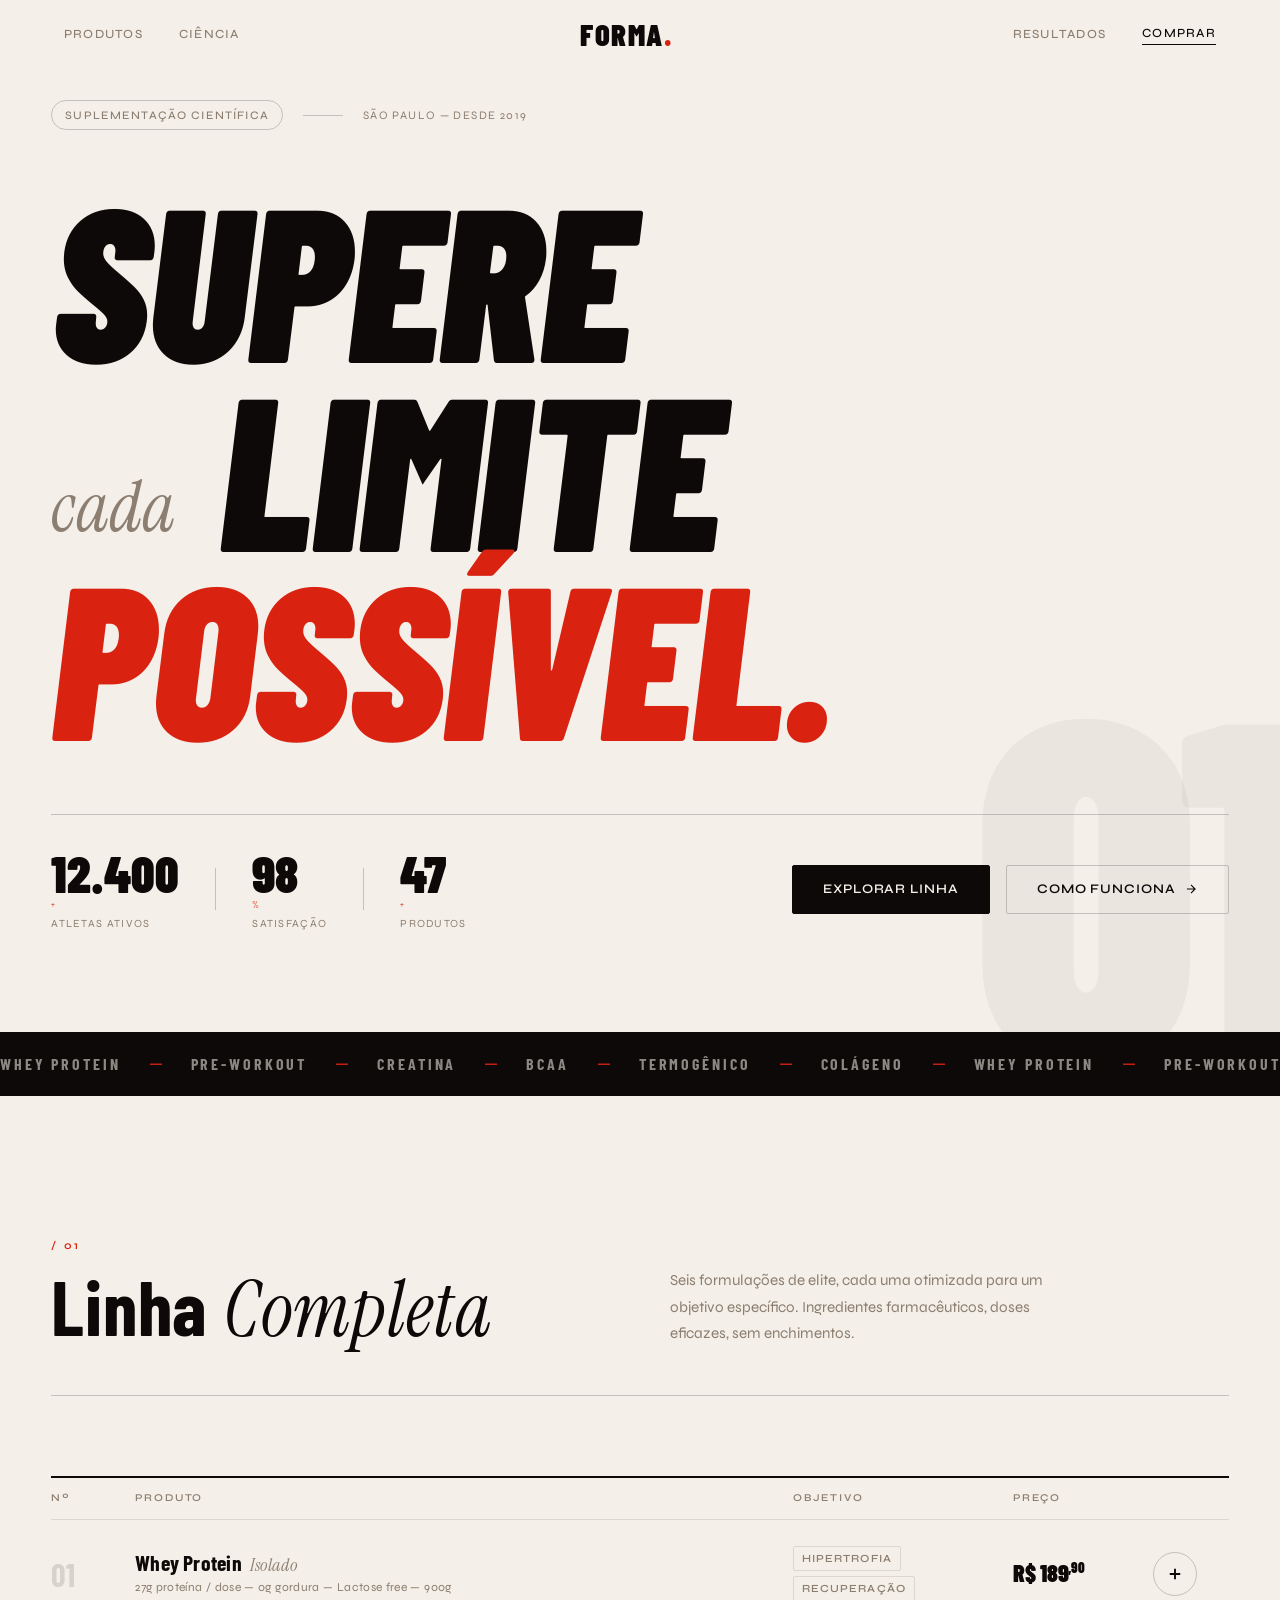
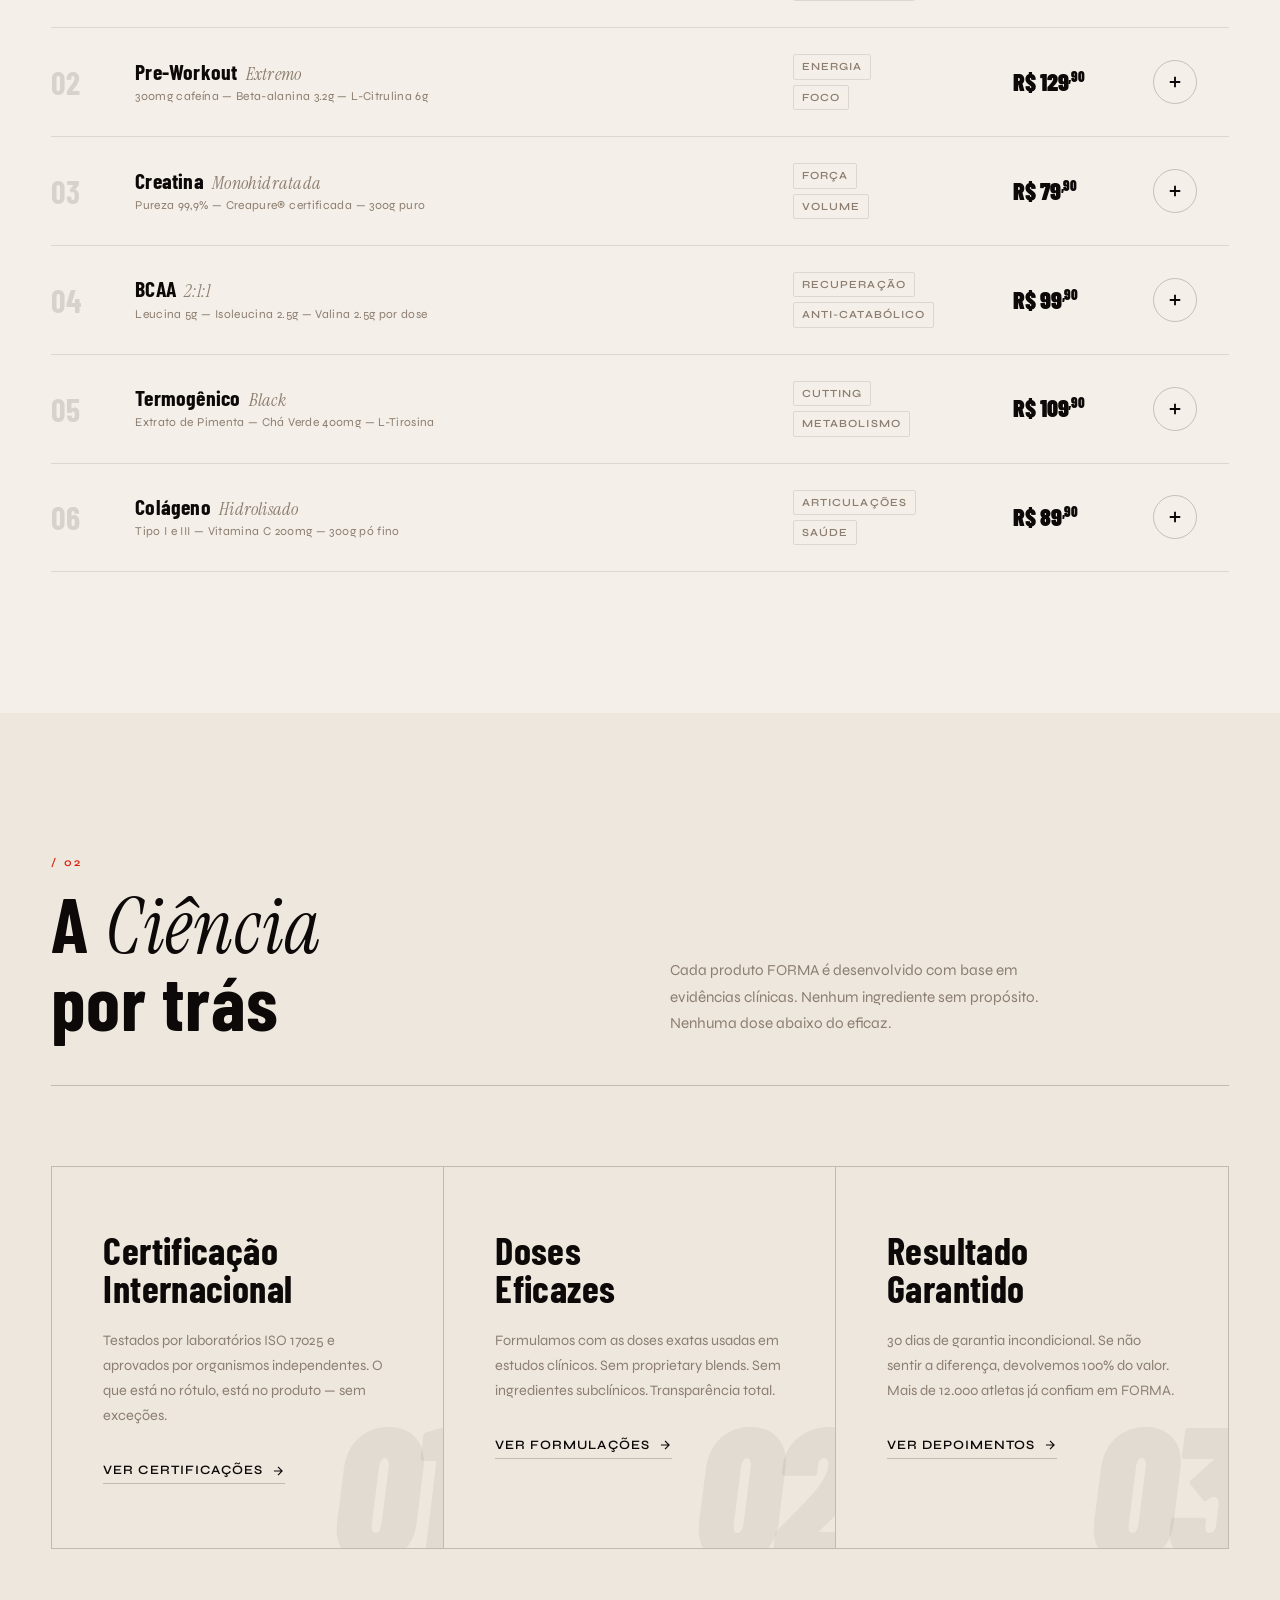
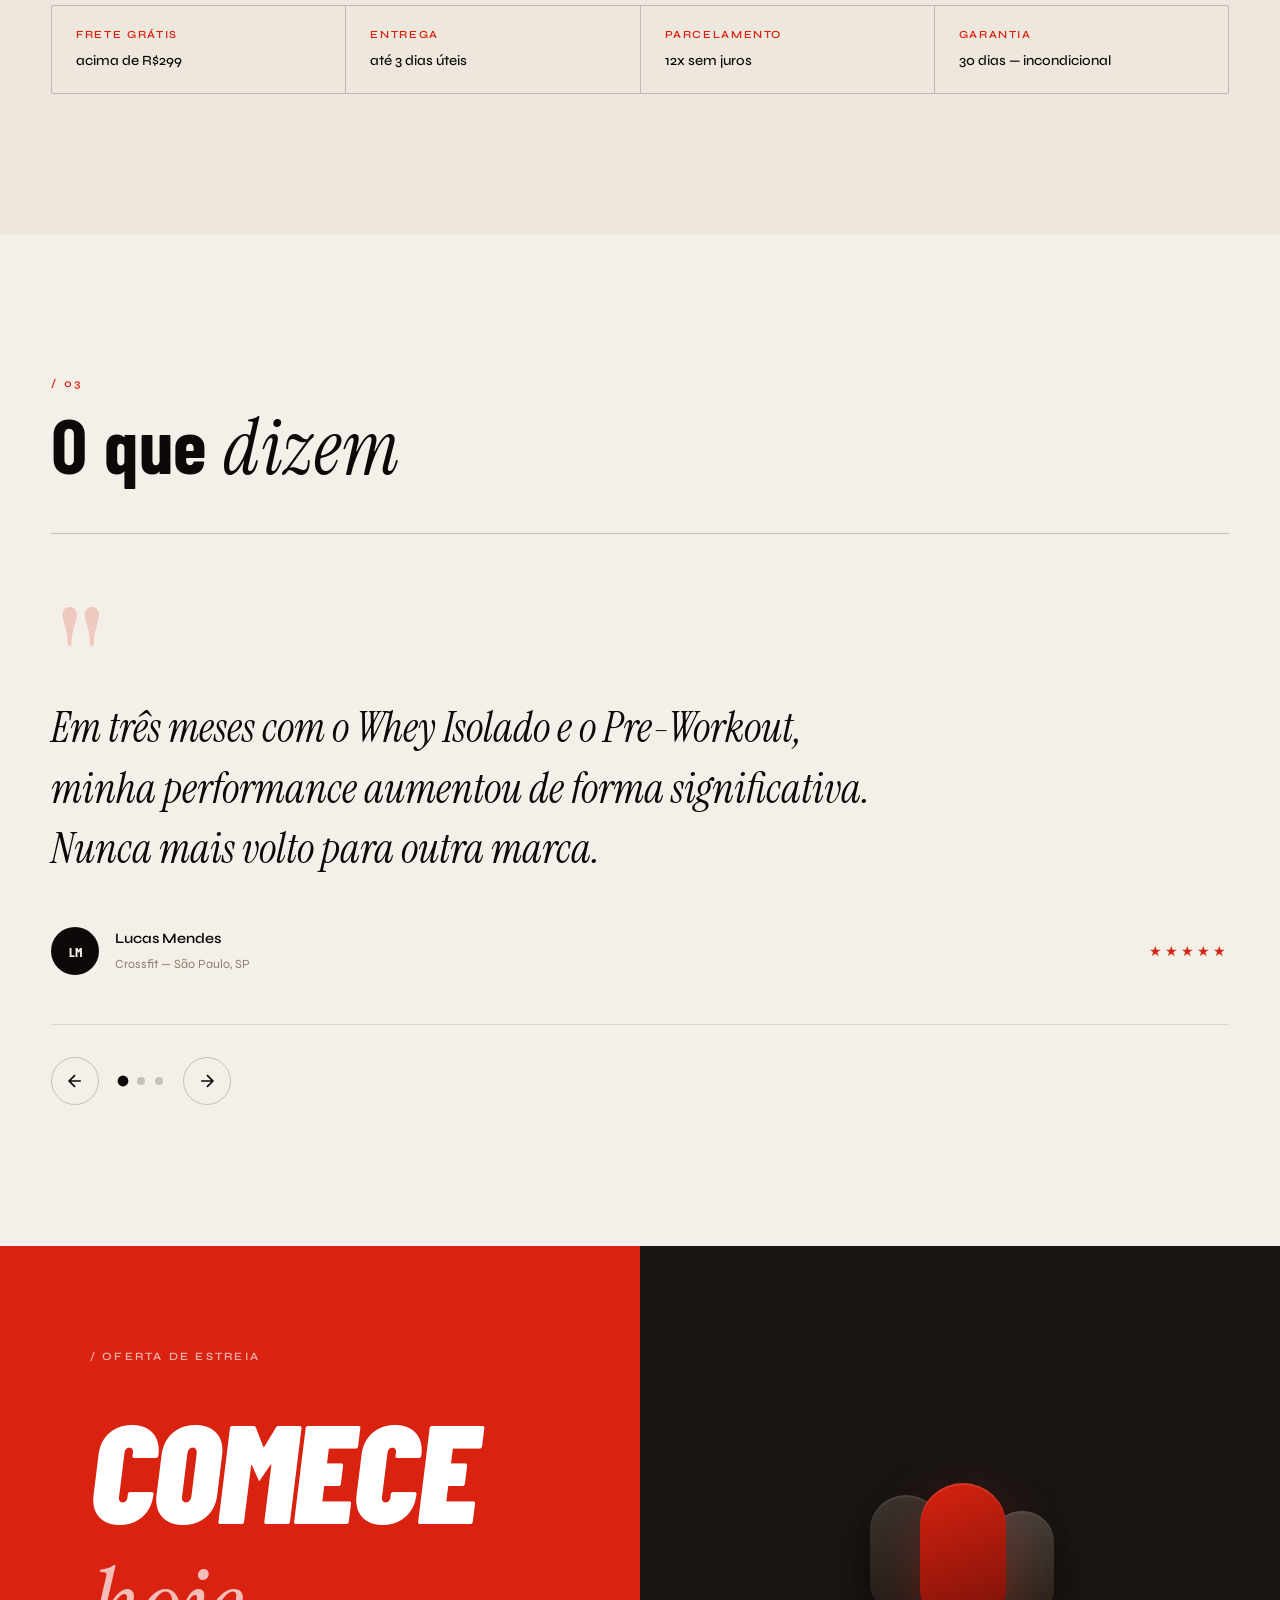
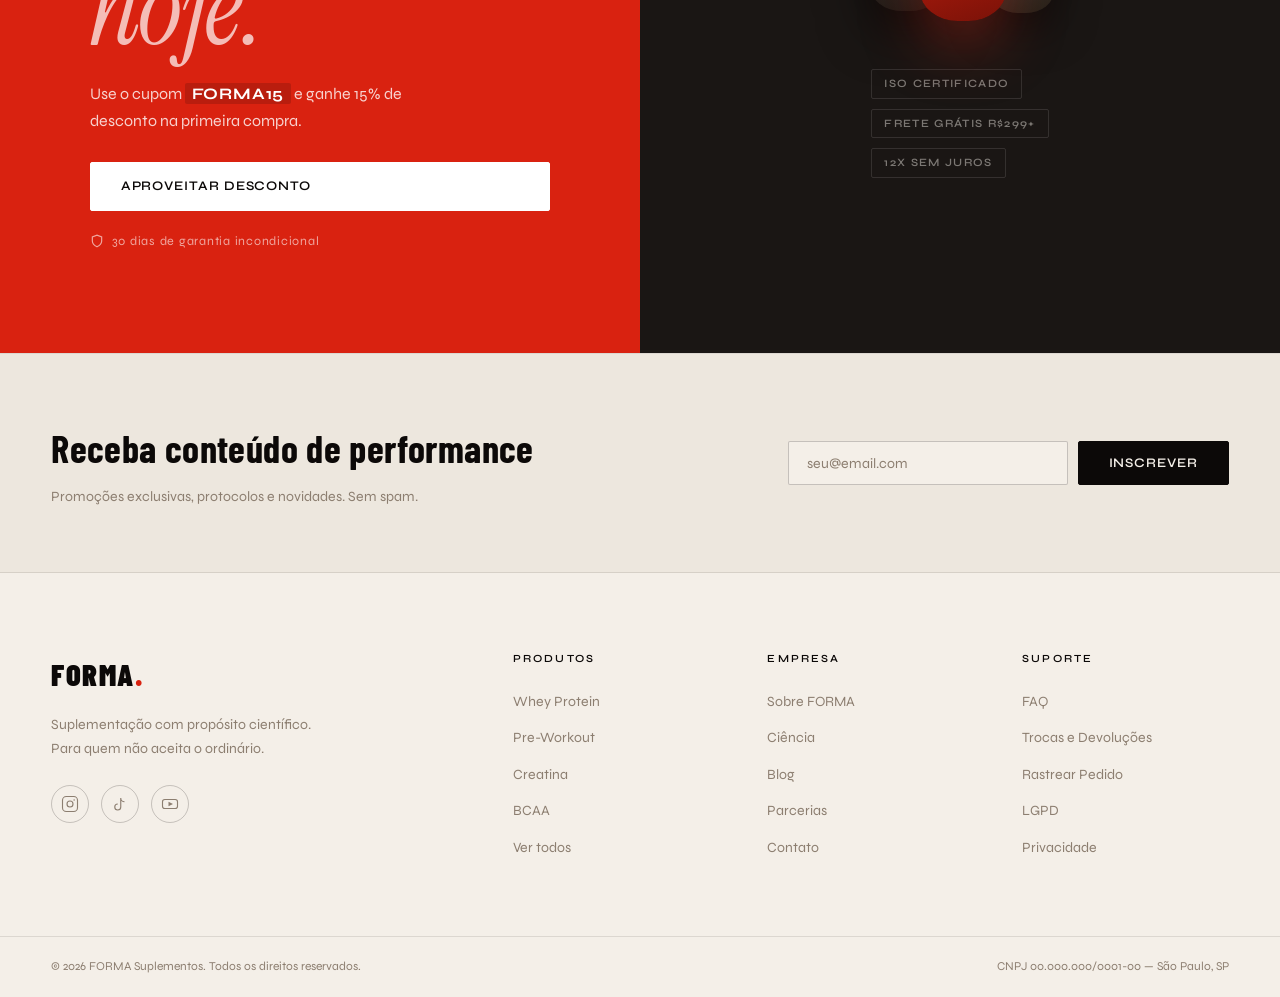
<file: loja de suplementos/index.html>
<!DOCTYPE html>
<html lang="pt-BR">
<head>
  <meta charset="UTF-8" />
  <meta name="viewport" content="width=device-width, initial-scale=1.0" />
  <title>FORMA — Suplementação Científica</title>
  <link rel="preconnect" href="https://fonts.googleapis.com" />
  <link rel="preconnect" href="https://fonts.gstatic.com" crossorigin />
  <link href="https://fonts.googleapis.com/css2?family=Barlow+Condensed:ital,wght@0,300;0,700;0,900;1,700;1,900&family=Instrument+Serif:ital@0;1&family=Syne:wght@400;500;600;700&display=swap" rel="stylesheet" />
  <link rel="stylesheet" href="style.css" />
</head>
<body>

  <!-- CURSOR -->
  <div class="cursor" id="cursor"></div>

  <!-- NAV: logo centralizado, links simétricos -->
  <header class="nav" id="nav">
    <div class="nav__inner">
      <nav class="nav__side nav__side--left">
        <a href="#produtos">Produtos</a>
        <a href="#ciencia">Ciência</a>
      </nav>
      <a href="#" class="nav__logo">FORMA<span>.</span></a>
      <nav class="nav__side nav__side--right">
        <a href="#depoimentos">Resultados</a>
        <a href="#produtos" class="nav__cta">Comprar</a>
      </nav>
      <button class="nav__toggle" id="navToggle" aria-label="Abrir menu">
        <span></span><span></span>
      </button>
    </div>
    <!-- mobile menu -->
    <div class="nav__mobile" id="navMobile">
      <a href="#produtos">Produtos</a>
      <a href="#ciencia">Ciência</a>
      <a href="#depoimentos">Resultados</a>
      <a href="#produtos" class="nav__cta">Comprar Agora</a>
    </div>
  </header>

  <!-- ═══════════════ HERO ═══════════════ -->
  <section class="hero" id="hero">
    <div class="hero__bg-num" aria-hidden="true">01</div>
    <div class="hero__inner container">

      <div class="hero__eyebrow reveal">
        <span class="pill">Suplementação Científica</span>
        <span class="eyebrow-rule"></span>
        <span class="eyebrow-note">São Paulo — Desde 2019</span>
      </div>

      <div class="hero__type">
        <div class="hero__line hl-1 reveal delay-1">SUPERE</div>
        <div class="hero__line hl-2 reveal delay-2">
          <em class="hl-serif">cada</em>
          <span class="hl-big">LIMITE</span>
        </div>
        <div class="hero__line hl-3 reveal delay-3">POSSÍVEL.</div>
      </div>

      <div class="hero__bar reveal delay-4">
        <div class="hero__bar-stats">
          <div class="hstat">
            <span class="hstat__num" data-target="12400">0</span><sup>+</sup>
            <span class="hstat__label">Atletas Ativos</span>
          </div>
          <div class="hstat__div"></div>
          <div class="hstat">
            <span class="hstat__num" data-target="98">0</span><sup>%</sup>
            <span class="hstat__label">Satisfação</span>
          </div>
          <div class="hstat__div"></div>
          <div class="hstat">
            <span class="hstat__num" data-target="47">0</span><sup>+</sup>
            <span class="hstat__label">Produtos</span>
          </div>
        </div>
        <div class="hero__bar-actions">
          <a href="#produtos" class="btn btn--dark">Explorar Linha</a>
          <a href="#ciencia" class="btn btn--ghost-dark">
            Como funciona
            <svg width="14" height="14" viewBox="0 0 24 24" fill="none" stroke="currentColor" stroke-width="2"><path d="M5 12h14M12 5l7 7-7 7"/></svg>
          </a>
        </div>
      </div>

    </div>
  </section>

  <!-- ═══════════════ MARQUEE ═══════════════ -->
  <div class="marquee" aria-hidden="true">
    <div class="marquee__track">
      <span>WHEY PROTEIN</span><b>—</b>
      <span>PRE-WORKOUT</span><b>—</b>
      <span>CREATINA</span><b>—</b>
      <span>BCAA</span><b>—</b>
      <span>TERMOGÊNICO</span><b>—</b>
      <span>COLÁGENO</span><b>—</b>
      <span>WHEY PROTEIN</span><b>—</b>
      <span>PRE-WORKOUT</span><b>—</b>
      <span>CREATINA</span><b>—</b>
      <span>BCAA</span><b>—</b>
      <span>TERMOGÊNICO</span><b>—</b>
      <span>COLÁGENO</span><b>—</b>
    </div>
  </div>

  <!-- ═══════════════ PRODUTOS ═══════════════ -->
  <section class="section produtos" id="produtos">
    <div class="container">
      <div class="section__header reveal">
        <div class="sh__left">
          <p class="sh__tag">/ 01</p>
          <h2 class="sh__title">Linha <em>Completa</em></h2>
        </div>
        <p class="sh__desc">Seis formulações de elite, cada uma otimizada para um objetivo específico. Ingredientes farmacêuticos, doses eficazes, sem enchimentos.</p>
      </div>

      <div class="plist">
        <div class="plist__head">
          <span>Nº</span>
          <span>Produto</span>
          <span>Objetivo</span>
          <span>Preço</span>
          <span></span>
        </div>

        <div class="prow reveal" data-delay="0">
          <span class="prow__num">01</span>
          <div class="prow__info">
            <h3 class="prow__name">Whey Protein <em>Isolado</em></h3>
            <p class="prow__spec">27g proteína / dose — 0g gordura — Lactose free — 900g</p>
          </div>
          <div class="prow__tags">
            <span>Hipertrofia</span>
            <span>Recuperação</span>
          </div>
          <span class="prow__price">R$&nbsp;189<sup>,90</sup></span>
          <button class="prow__btn" aria-label="Adicionar">
            <svg width="18" height="18" viewBox="0 0 24 24" fill="none" stroke="currentColor" stroke-width="2.5"><path d="M12 5v14M5 12h14"/></svg>
          </button>
        </div>

        <div class="prow reveal" data-delay="60">
          <span class="prow__num">02</span>
          <div class="prow__info">
            <h3 class="prow__name">Pre-Workout <em>Extremo</em></h3>
            <p class="prow__spec">300mg cafeína — Beta-alanina 3.2g — L-Citrulina 6g</p>
          </div>
          <div class="prow__tags">
            <span>Energia</span>
            <span>Foco</span>
          </div>
          <span class="prow__price">R$&nbsp;129<sup>,90</sup></span>
          <button class="prow__btn" aria-label="Adicionar">
            <svg width="18" height="18" viewBox="0 0 24 24" fill="none" stroke="currentColor" stroke-width="2.5"><path d="M12 5v14M5 12h14"/></svg>
          </button>
        </div>

        <div class="prow reveal" data-delay="120">
          <span class="prow__num">03</span>
          <div class="prow__info">
            <h3 class="prow__name">Creatina <em>Monohidratada</em></h3>
            <p class="prow__spec">Pureza 99,9% — Creapure® certificada — 300g puro</p>
          </div>
          <div class="prow__tags">
            <span>Força</span>
            <span>Volume</span>
          </div>
          <span class="prow__price">R$&nbsp;79<sup>,90</sup></span>
          <button class="prow__btn" aria-label="Adicionar">
            <svg width="18" height="18" viewBox="0 0 24 24" fill="none" stroke="currentColor" stroke-width="2.5"><path d="M12 5v14M5 12h14"/></svg>
          </button>
        </div>

        <div class="prow reveal" data-delay="180">
          <span class="prow__num">04</span>
          <div class="prow__info">
            <h3 class="prow__name">BCAA <em>2:1:1</em></h3>
            <p class="prow__spec">Leucina 5g — Isoleucina 2.5g — Valina 2.5g por dose</p>
          </div>
          <div class="prow__tags">
            <span>Recuperação</span>
            <span>Anti-catabólico</span>
          </div>
          <span class="prow__price">R$&nbsp;99<sup>,90</sup></span>
          <button class="prow__btn" aria-label="Adicionar">
            <svg width="18" height="18" viewBox="0 0 24 24" fill="none" stroke="currentColor" stroke-width="2.5"><path d="M12 5v14M5 12h14"/></svg>
          </button>
        </div>

        <div class="prow reveal" data-delay="240">
          <span class="prow__num">05</span>
          <div class="prow__info">
            <h3 class="prow__name">Termogênico <em>Black</em></h3>
            <p class="prow__spec">Extrato de Pimenta — Chá Verde 400mg — L-Tirosina</p>
          </div>
          <div class="prow__tags">
            <span>Cutting</span>
            <span>Metabolismo</span>
          </div>
          <span class="prow__price">R$&nbsp;109<sup>,90</sup></span>
          <button class="prow__btn" aria-label="Adicionar">
            <svg width="18" height="18" viewBox="0 0 24 24" fill="none" stroke="currentColor" stroke-width="2.5"><path d="M12 5v14M5 12h14"/></svg>
          </button>
        </div>

        <div class="prow reveal" data-delay="300">
          <span class="prow__num">06</span>
          <div class="prow__info">
            <h3 class="prow__name">Colágeno <em>Hidrolisado</em></h3>
            <p class="prow__spec">Tipo I e III — Vitamina C 200mg — 300g pó fino</p>
          </div>
          <div class="prow__tags">
            <span>Articulações</span>
            <span>Saúde</span>
          </div>
          <span class="prow__price">R$&nbsp;89<sup>,90</sup></span>
          <button class="prow__btn" aria-label="Adicionar">
            <svg width="18" height="18" viewBox="0 0 24 24" fill="none" stroke="currentColor" stroke-width="2.5"><path d="M12 5v14M5 12h14"/></svg>
          </button>
        </div>
      </div>
    </div>
  </section>

  <!-- ═══════════════ CIÊNCIA / BENEFÍCIOS ═══════════════ -->
  <section class="section ciencia" id="ciencia">
    <div class="container">
      <div class="section__header reveal">
        <div class="sh__left">
          <p class="sh__tag">/ 02</p>
          <h2 class="sh__title">A <em>Ciência</em><br>por trás</h2>
        </div>
        <p class="sh__desc">Cada produto FORMA é desenvolvido com base em evidências clínicas. Nenhum ingrediente sem propósito. Nenhuma dose abaixo do eficaz.</p>
      </div>

      <div class="bens">
        <div class="ben reveal" data-delay="0">
          <div class="ben__bgnum" aria-hidden="true">01</div>
          <div class="ben__content">
            <h3 class="ben__title">Certificação<br>Internacional</h3>
            <p class="ben__text">Testados por laboratórios ISO 17025 e aprovados por organismos independentes. O que está no rótulo, está no produto — sem exceções.</p>
            <a href="#" class="link-arrow">Ver certificações <svg width="14" height="14" viewBox="0 0 24 24" fill="none" stroke="currentColor" stroke-width="2"><path d="M5 12h14M12 5l7 7-7 7"/></svg></a>
          </div>
        </div>
        <div class="ben reveal" data-delay="150">
          <div class="ben__bgnum" aria-hidden="true">02</div>
          <div class="ben__content">
            <h3 class="ben__title">Doses<br>Eficazes</h3>
            <p class="ben__text">Formulamos com as doses exatas usadas em estudos clínicos. Sem proprietary blends. Sem ingredientes subclínicos. Transparência total.</p>
            <a href="#" class="link-arrow">Ver formulações <svg width="14" height="14" viewBox="0 0 24 24" fill="none" stroke="currentColor" stroke-width="2"><path d="M5 12h14M12 5l7 7-7 7"/></svg></a>
          </div>
        </div>
        <div class="ben reveal" data-delay="300">
          <div class="ben__bgnum" aria-hidden="true">03</div>
          <div class="ben__content">
            <h3 class="ben__title">Resultado<br>Garantido</h3>
            <p class="ben__text">30 dias de garantia incondicional. Se não sentir a diferença, devolvemos 100% do valor. Mais de 12.000 atletas já confiam em FORMA.</p>
            <a href="#" class="link-arrow">Ver depoimentos <svg width="14" height="14" viewBox="0 0 24 24" fill="none" stroke="currentColor" stroke-width="2"><path d="M5 12h14M12 5l7 7-7 7"/></svg></a>
          </div>
        </div>
      </div>

      <div class="logistics reveal">
        <div class="log-item">
          <span class="log-item__label">Frete grátis</span>
          <span class="log-item__value">acima de R$299</span>
        </div>
        <div class="log-div"></div>
        <div class="log-item">
          <span class="log-item__label">Entrega</span>
          <span class="log-item__value">até 3 dias úteis</span>
        </div>
        <div class="log-div"></div>
        <div class="log-item">
          <span class="log-item__label">Parcelamento</span>
          <span class="log-item__value">12x sem juros</span>
        </div>
        <div class="log-div"></div>
        <div class="log-item">
          <span class="log-item__label">Garantia</span>
          <span class="log-item__value">30 dias — incondicional</span>
        </div>
      </div>
    </div>
  </section>

  <!-- ═══════════════ DEPOIMENTOS ═══════════════ -->
  <section class="section depos" id="depoimentos">
    <div class="container">
      <div class="section__header reveal">
        <div class="sh__left">
          <p class="sh__tag">/ 03</p>
          <h2 class="sh__title">O que <em>dizem</em></h2>
        </div>
      </div>

      <div class="ts reveal">
        <div class="ts__stage" id="tsStage">

          <div class="ts__item ts__item--active" data-idx="0">
            <p class="ts__bigmark" aria-hidden="true">"</p>
            <blockquote class="ts__quote">Em três meses com o Whey Isolado e o Pre-Workout, minha performance aumentou de forma significativa. Nunca mais volto para outra marca.</blockquote>
            <footer class="ts__foot">
              <div class="ts__avatar" data-i="LM"></div>
              <div>
                <strong>Lucas Mendes</strong>
                <span>Crossfit — São Paulo, SP</span>
              </div>
              <div class="ts__stars" aria-label="5 estrelas">★★★★★</div>
            </footer>
          </div>

          <div class="ts__item" data-idx="1">
            <p class="ts__bigmark" aria-hidden="true">"</p>
            <blockquote class="ts__quote">A Creatina FORMA mudou minha força máxima. Subiu 22% em quatro meses. O que me convenceu foi a transparência — Creapure certificada, sem misturas.</blockquote>
            <footer class="ts__foot">
              <div class="ts__avatar" data-i="PF"></div>
              <div>
                <strong>Priscila Faria</strong>
                <span>Powerlifting — Rio de Janeiro, RJ</span>
              </div>
              <div class="ts__stars" aria-label="5 estrelas">★★★★★</div>
            </footer>
          </div>

          <div class="ts__item" data-idx="2">
            <p class="ts__bigmark" aria-hidden="true">"</p>
            <blockquote class="ts__quote">O Termogênico Black é o único que realmente funciona sem me deixar ansioso. Perdi 8kg em 60 dias mantendo toda a massa. Isso não tem preço.</blockquote>
            <footer class="ts__foot">
              <div class="ts__avatar" data-i="RC"></div>
              <div>
                <strong>Rafael Costa</strong>
                <span>Fisiculturismo — Belo Horizonte, MG</span>
              </div>
              <div class="ts__stars" aria-label="5 estrelas">★★★★★</div>
            </footer>
          </div>

        </div>

        <div class="ts__nav">
          <button class="ts__arrow" id="tsPrev" aria-label="Anterior">
            <svg width="20" height="20" viewBox="0 0 24 24" fill="none" stroke="currentColor" stroke-width="2"><path d="M19 12H5M12 19l-7-7 7-7"/></svg>
          </button>
          <div class="ts__dots" id="tsDots">
            <button class="ts__dot ts__dot--active" data-idx="0" aria-label="Depoimento 1"></button>
            <button class="ts__dot" data-idx="1" aria-label="Depoimento 2"></button>
            <button class="ts__dot" data-idx="2" aria-label="Depoimento 3"></button>
          </div>
          <button class="ts__arrow" id="tsNext" aria-label="Próximo">
            <svg width="20" height="20" viewBox="0 0 24 24" fill="none" stroke="currentColor" stroke-width="2"><path d="M5 12h14M12 5l7 7-7 7"/></svg>
          </button>
        </div>
      </div>
    </div>
  </section>

  <!-- ═══════════════ CTA SPLIT ═══════════════ -->
  <section class="cta-split reveal">
    <div class="cta-split__left">
      <p class="sh__tag sh__tag--white">/ Oferta de Estreia</p>
      <h2 class="cta-split__title">
        COMECE<br>
        <em>hoje.</em>
      </h2>
      <p class="cta-split__sub">Use o cupom <strong>FORMA15</strong> e ganhe 15% de desconto na primeira compra.</p>
      <a href="#produtos" class="btn btn--white">Aproveitar Desconto</a>
      <p class="cta-split__guarantee">
        <svg width="14" height="14" viewBox="0 0 24 24" fill="none" stroke="currentColor" stroke-width="2"><path d="M12 22s8-4 8-10V5l-8-3-8 3v7c0 6 8 10 8 10z"/></svg>
        30 dias de garantia incondicional
      </p>
    </div>
    <div class="cta-split__right">
      <div class="cta-split__visual">
        <div class="can can--back"></div>
        <div class="can can--mid"></div>
        <div class="can can--front"></div>
      </div>
      <div class="cta-split__badges">
        <span class="badge">ISO Certificado</span>
        <span class="badge">Frete Grátis R$299+</span>
        <span class="badge">12x Sem Juros</span>
      </div>
    </div>
  </section>

  <!-- ═══════════════ FOOTER ═══════════════ -->
  <footer class="footer">
    <!-- Newsletter bar -->
    <div class="footer__nl">
      <div class="container">
        <div class="footer__nl-inner">
          <div>
            <h3 class="footer__nl-title">Receba conteúdo de performance</h3>
            <p>Promoções exclusivas, protocolos e novidades. Sem spam.</p>
          </div>
          <form class="footer__nl-form" id="nlForm">
            <input type="email" placeholder="seu@email.com" required />
            <button type="submit" class="btn btn--dark">Inscrever</button>
          </form>
        </div>
      </div>
    </div>

    <!-- Links -->
    <div class="footer__main">
      <div class="container">
        <div class="footer__grid">
          <div class="footer__brand">
            <a href="#" class="nav__logo">FORMA<span>.</span></a>
            <p>Suplementação com propósito científico. Para quem não aceita o ordinário.</p>
            <div class="footer__social">
              <a href="#" aria-label="Instagram">
                <svg width="18" height="18" viewBox="0 0 24 24" fill="none" stroke="currentColor" stroke-width="1.5"><rect x="2" y="2" width="20" height="20" rx="5"/><circle cx="12" cy="12" r="4"/><circle cx="17.5" cy="6.5" r="1" fill="currentColor" stroke="none"/></svg>
              </a>
              <a href="#" aria-label="TikTok">
                <svg width="18" height="18" viewBox="0 0 24 24" fill="none" stroke="currentColor" stroke-width="1.5"><path d="M9 12a4 4 0 1 0 4 4V4a5 5 0 0 0 5 5"/></svg>
              </a>
              <a href="#" aria-label="YouTube">
                <svg width="18" height="18" viewBox="0 0 24 24" fill="none" stroke="currentColor" stroke-width="1.5"><rect x="2" y="6" width="20" height="12" rx="3"/><polygon points="10,9 16,12 10,15" fill="currentColor" stroke="none"/></svg>
              </a>
            </div>
          </div>
          <div class="footer__col">
            <h4>Produtos</h4>
            <ul>
              <li><a href="#">Whey Protein</a></li>
              <li><a href="#">Pre-Workout</a></li>
              <li><a href="#">Creatina</a></li>
              <li><a href="#">BCAA</a></li>
              <li><a href="#">Ver todos</a></li>
            </ul>
          </div>
          <div class="footer__col">
            <h4>Empresa</h4>
            <ul>
              <li><a href="#">Sobre FORMA</a></li>
              <li><a href="#">Ciência</a></li>
              <li><a href="#">Blog</a></li>
              <li><a href="#">Parcerias</a></li>
              <li><a href="#">Contato</a></li>
            </ul>
          </div>
          <div class="footer__col">
            <h4>Suporte</h4>
            <ul>
              <li><a href="#">FAQ</a></li>
              <li><a href="#">Trocas e Devoluções</a></li>
              <li><a href="#">Rastrear Pedido</a></li>
              <li><a href="#">LGPD</a></li>
              <li><a href="#">Privacidade</a></li>
            </ul>
          </div>
        </div>
      </div>
    </div>

    <div class="footer__bottom">
      <div class="container">
        <p>&copy; 2026 FORMA Suplementos. Todos os direitos reservados.</p>
        <p>CNPJ 00.000.000/0001-00 — São Paulo, SP</p>
      </div>
    </div>
  </footer>

  <script src="script.js"></script>
</body>
</html>
</file>
<file: loja de suplementos/style.css>
/* ══════════════════════════════════════════
   FORMA — Suplementação Científica
   Editorial × Clínico × Performance
══════════════════════════════════════════ */

/* ─── RESET ─── */
*, *::before, *::after { box-sizing: border-box; margin: 0; padding: 0; }
html { scroll-behavior: smooth; -webkit-font-smoothing: antialiased; }

/* ─── TOKENS ─── */
:root {
  --paper:   #F4EFE8;
  --paper-2: #EDE7DE;
  --ink:     #0C0908;
  --ink-2:   #1A1614;
  --red:     #D92210;
  --red-dk:  #A81A0A;
  --muted:   #8C7E70;
  --border:  rgba(12, 9, 8, 0.1);
  --border-strong: rgba(12, 9, 8, 0.2);

  --f-display: 'Barlow Condensed', sans-serif;
  --f-serif:   'Instrument Serif', serif;
  --f-ui:      'Syne', sans-serif;

  --ease: cubic-bezier(0.25, 0.46, 0.45, 0.94);
  --ease-in: cubic-bezier(0.55, 0.055, 0.675, 0.19);
}

/* ─── BASE ─── */
body {
  background: var(--paper);
  color: var(--ink);
  font-family: var(--f-ui);
  font-weight: 400;
  line-height: 1.6;
  overflow-x: hidden;
}

a { text-decoration: none; color: inherit; }
ul { list-style: none; }
em { font-style: italic; }
sup { font-size: 0.6em; vertical-align: super; }

::selection { background: var(--red); color: #fff; }

::-webkit-scrollbar { width: 5px; }
::-webkit-scrollbar-track { background: var(--paper); }
::-webkit-scrollbar-thumb { background: var(--ink); border-radius: 2px; }

/* ─── CURSOR ─── */
.cursor {
  display: none;
  position: fixed;
  width: 340px;
  height: 340px;
  border-radius: 50%;
  background: radial-gradient(circle, rgba(217,34,16,0.07) 0%, transparent 65%);
  pointer-events: none;
  z-index: 9999;
  transform: translate(-50%, -50%);
  transition: opacity 0.5s;
  opacity: 0;
}
@media (hover: hover) and (pointer: fine) {
  .cursor { display: block; }
}

/* ─── LAYOUT ─── */
.container {
  width: 92%;
  max-width: 1240px;
  margin: 0 auto;
}

.section {
  padding: clamp(80px, 11vw, 148px) 0;
}

/* ─── BUTTONS ─── */
.btn {
  display: inline-flex;
  align-items: center;
  gap: 8px;
  padding: 13px 30px;
  font-family: var(--f-ui);
  font-size: 0.82rem;
  font-weight: 600;
  letter-spacing: 0.07em;
  text-transform: uppercase;
  border: 1.5px solid transparent;
  border-radius: 2px;
  cursor: pointer;
  transition: background 0.22s var(--ease), color 0.22s, border-color 0.22s, transform 0.22s, box-shadow 0.22s;
}
.btn:hover { transform: translateY(-2px); }

.btn--dark {
  background: var(--ink);
  color: var(--paper);
  border-color: var(--ink);
}
.btn--dark:hover {
  background: var(--ink-2);
  box-shadow: 0 8px 28px rgba(12,9,8,0.25);
}

.btn--ghost-dark {
  background: transparent;
  color: var(--ink);
  border-color: var(--border-strong);
}
.btn--ghost-dark:hover {
  border-color: var(--ink);
}

.btn--white {
  background: #fff;
  color: var(--ink);
  border-color: #fff;
}
.btn--white:hover {
  background: var(--paper);
  box-shadow: 0 8px 28px rgba(0,0,0,0.15);
}

/* ─── REVEAL ─── */
.reveal {
  opacity: 0;
  transform: translateY(36px);
  transition: opacity 0.75s var(--ease), transform 0.75s var(--ease);
}
.reveal.delay-1 { transition-delay: 0.08s; }
.reveal.delay-2 { transition-delay: 0.18s; }
.reveal.delay-3 { transition-delay: 0.3s; }
.reveal.delay-4 { transition-delay: 0.45s; }
.reveal.visible { opacity: 1; transform: none; }

/* ─── PILL / LABELS ─── */
.pill {
  display: inline-block;
  padding: 5px 13px;
  border: 1px solid var(--border-strong);
  border-radius: 100px;
  font-size: 0.72rem;
  font-weight: 500;
  letter-spacing: 0.1em;
  text-transform: uppercase;
  color: var(--muted);
}

.sh__tag {
  font-size: 0.7rem;
  font-weight: 600;
  letter-spacing: 0.2em;
  text-transform: uppercase;
  color: var(--red);
  margin-bottom: 14px;
}
.sh__tag--white { color: rgba(255,255,255,0.65); }

.sh__title {
  font-family: var(--f-display);
  font-weight: 700;
  font-size: clamp(2.8rem, 6vw, 5.5rem);
  line-height: 0.95;
  letter-spacing: 0.01em;
}
.sh__title em {
  font-family: var(--f-serif);
  font-weight: 400;
  font-style: italic;
}

.link-arrow {
  display: inline-flex;
  align-items: center;
  gap: 8px;
  font-size: 0.8rem;
  font-weight: 600;
  letter-spacing: 0.08em;
  text-transform: uppercase;
  color: var(--ink);
  padding-bottom: 2px;
  border-bottom: 1px solid var(--border-strong);
  transition: color 0.2s, border-color 0.2s, gap 0.2s;
}
.link-arrow:hover {
  color: var(--red);
  border-color: var(--red);
  gap: 12px;
}

/* ────────────────────────────────────────
   NAV
──────────────────────────────────────── */
.nav {
  position: fixed;
  top: 0; left: 0; right: 0;
  z-index: 100;
  transition: background 0.4s, border-color 0.4s;
  border-bottom: 1px solid transparent;
}
.nav.scrolled {
  background: rgba(244, 239, 232, 0.94);
  backdrop-filter: blur(20px);
  -webkit-backdrop-filter: blur(20px);
  border-bottom-color: var(--border);
}
.nav__inner {
  display: flex;
  align-items: center;
  justify-content: space-between;
  height: 68px;
  padding: 0 5%;
  max-width: 1400px;
  margin: 0 auto;
}

.nav__logo {
  font-family: var(--f-display);
  font-weight: 900;
  font-size: 1.9rem;
  letter-spacing: 0.05em;
  color: var(--ink);
  text-transform: uppercase;
}
.nav__logo span { color: var(--red); }

.nav__side {
  display: flex;
  align-items: center;
  gap: 36px;
}
.nav__side a {
  font-size: 0.78rem;
  font-weight: 500;
  letter-spacing: 0.1em;
  text-transform: uppercase;
  color: var(--muted);
  transition: color 0.2s;
}
.nav__side a:hover { color: var(--ink); }
.nav__cta {
  color: var(--ink) !important;
  border-bottom: 1.5px solid var(--ink);
  padding-bottom: 1px;
  transition: color 0.2s, border-color 0.2s !important;
}
.nav__cta:hover {
  color: var(--red) !important;
  border-color: var(--red) !important;
}

.nav__toggle {
  display: none;
  flex-direction: column;
  gap: 7px;
  background: none;
  border: none;
  cursor: pointer;
  padding: 4px;
}
.nav__toggle span {
  display: block;
  width: 26px;
  height: 1.5px;
  background: var(--ink);
  transition: var(--ease) 0.3s;
}
.nav__toggle.open span:nth-child(1) { transform: translateY(8.5px) rotate(45deg); }
.nav__toggle.open span:nth-child(2) { transform: translateY(-8.5px) rotate(-45deg); }

.nav__mobile {
  display: none;
  position: fixed;
  top: 0; right: -100%;
  width: min(320px, 88vw);
  height: 100dvh;
  background: var(--paper);
  border-left: 1px solid var(--border);
  flex-direction: column;
  gap: 0;
  padding: 96px 40px 40px;
  transition: right 0.4s var(--ease);
  z-index: 99;
}
.nav__mobile.open { right: 0; }
.nav__mobile a {
  padding: 18px 0;
  font-size: 1.1rem;
  font-weight: 500;
  letter-spacing: 0.08em;
  text-transform: uppercase;
  color: var(--ink);
  border-bottom: 1px solid var(--border);
  transition: color 0.2s;
}
.nav__mobile a:hover { color: var(--red); }
.nav__mobile .nav__cta {
  border-bottom: none;
  margin-top: 28px;
  background: var(--ink);
  color: var(--paper) !important;
  padding: 14px 24px;
  border-radius: 2px;
  text-align: center;
  display: block;
  font-size: 0.85rem;
}

/* ────────────────────────────────────────
   HERO
──────────────────────────────────────── */
.hero {
  min-height: 100svh;
  display: flex;
  align-items: flex-end;
  padding: 100px 0 0;
  position: relative;
  overflow: hidden;
}

.hero__bg-num {
  position: absolute;
  right: -2%;
  bottom: -8%;
  font-family: var(--f-display);
  font-weight: 900;
  font-size: clamp(18rem, 38vw, 42rem);
  line-height: 1;
  color: rgba(12, 9, 8, 0.04);
  pointer-events: none;
  user-select: none;
  letter-spacing: -0.04em;
}

.hero__inner {
  width: 92%;
  max-width: 1240px;
  margin: 0 auto;
  padding-bottom: clamp(56px, 8vw, 100px);
  position: relative;
  z-index: 1;
}

.hero__eyebrow {
  display: flex;
  align-items: center;
  gap: 20px;
  margin-bottom: clamp(32px, 4vw, 56px);
}
.eyebrow-rule {
  display: block;
  flex: 0 0 40px;
  height: 1px;
  background: var(--border-strong);
}
.eyebrow-note {
  font-size: 0.72rem;
  font-weight: 400;
  letter-spacing: 0.12em;
  text-transform: uppercase;
  color: var(--muted);
}

.hero__type { margin-bottom: clamp(40px, 5vw, 72px); }

.hero__line {
  font-family: var(--f-display);
  font-weight: 900;
  font-style: italic;
  font-size: clamp(5.5rem, 17vw, 17rem);
  line-height: 0.87;
  letter-spacing: -0.01em;
  color: var(--ink);
  display: block;
}

.hl-2 {
  display: flex;
  align-items: flex-end;
  gap: 0.2em;
}
.hl-serif {
  font-family: var(--f-serif);
  font-weight: 400;
  font-style: italic;
  font-size: 0.32em;
  color: var(--muted);
  margin-bottom: 0.2em;
  line-height: 1.1;
  letter-spacing: 0;
}
.hl-big {
  font-family: var(--f-display);
  font-weight: 900;
  font-style: italic;
}

.hl-3 { color: var(--red); }

/* stats bar */
.hero__bar {
  display: flex;
  align-items: center;
  justify-content: space-between;
  gap: 32px;
  padding-top: 32px;
  border-top: 1px solid var(--border-strong);
  flex-wrap: wrap;
}
.hero__bar-stats {
  display: flex;
  align-items: center;
  gap: 36px;
}
.hstat {
  display: flex;
  flex-direction: column;
}
.hstat__num {
  font-family: var(--f-display);
  font-weight: 900;
  font-size: clamp(2rem, 4vw, 3.2rem);
  line-height: 1;
  color: var(--ink);
}
.hstat sup {
  font-family: var(--f-display);
  font-size: 0.55em;
  color: var(--red);
  vertical-align: super;
}
.hstat__label {
  font-size: 0.68rem;
  font-weight: 400;
  letter-spacing: 0.12em;
  text-transform: uppercase;
  color: var(--muted);
  margin-top: 3px;
}
.hstat__div {
  width: 1px;
  height: 42px;
  background: var(--border-strong);
  flex-shrink: 0;
}
.hero__bar-actions {
  display: flex;
  align-items: center;
  gap: 16px;
  flex-wrap: wrap;
}

/* ────────────────────────────────────────
   MARQUEE (dark strip)
──────────────────────────────────────── */
.marquee {
  background: var(--ink);
  padding: 18px 0;
  overflow: hidden;
}
.marquee__track {
  display: flex;
  align-items: center;
  gap: 28px;
  width: max-content;
  animation: marquee 28s linear infinite;
}
.marquee__track span {
  font-family: var(--f-display);
  font-weight: 700;
  font-size: 1rem;
  letter-spacing: 0.18em;
  color: rgba(244, 239, 232, 0.55);
  white-space: nowrap;
  text-transform: uppercase;
}
.marquee__track b {
  font-weight: 300;
  color: var(--red);
  font-size: 1.1rem;
}
@keyframes marquee {
  from { transform: translateX(0); }
  to   { transform: translateX(-50%); }
}

/* ────────────────────────────────────────
   SECTION HEADER
──────────────────────────────────────── */
.section__header {
  display: grid;
  grid-template-columns: 1fr 1fr;
  gap: 40px 60px;
  align-items: end;
  margin-bottom: clamp(48px, 7vw, 80px);
  padding-bottom: clamp(32px, 4vw, 48px);
  border-bottom: 1px solid var(--border-strong);
}
.sh__left { grid-column: 1; }
.sh__desc {
  font-size: 0.95rem;
  color: var(--muted);
  line-height: 1.75;
  max-width: 400px;
  align-self: end;
}

/* ────────────────────────────────────────
   PRODUTOS (lista editorial)
──────────────────────────────────────── */
.produtos { background: var(--paper); }

.plist {
  border-top: 2px solid var(--ink);
}
.plist__head {
  display: grid;
  grid-template-columns: 64px 1fr 200px 120px 60px;
  padding: 12px 16px 12px 0;
  border-bottom: 1px solid var(--border);
  font-size: 0.65rem;
  font-weight: 600;
  letter-spacing: 0.18em;
  text-transform: uppercase;
  color: var(--muted);
  gap: 20px;
}

.prow {
  display: grid;
  grid-template-columns: 64px 1fr 200px 120px 60px;
  align-items: center;
  gap: 20px;
  padding: 26px 16px 26px 0;
  border-bottom: 1px solid var(--border);
  position: relative;
  transition: background 0.25s;
  cursor: default;
}
.prow::before {
  content: '';
  position: absolute;
  left: -5%;
  top: 0; bottom: 0;
  width: 2px;
  background: var(--red);
  opacity: 0;
  transform: scaleY(0.4);
  transform-origin: center;
  transition: opacity 0.25s, transform 0.25s var(--ease);
}
.prow:hover { background: rgba(12, 9, 8, 0.025); }
.prow:hover::before { opacity: 1; transform: scaleY(1); }

.prow__num {
  font-family: var(--f-display);
  font-weight: 700;
  font-size: 2rem;
  color: rgba(12,9,8,0.12);
  line-height: 1;
  transition: color 0.25s;
  letter-spacing: -0.02em;
}
.prow:hover .prow__num { color: var(--red); }

.prow__name {
  font-family: var(--f-display);
  font-weight: 700;
  font-size: 1.35rem;
  letter-spacing: 0.01em;
  color: var(--ink);
  line-height: 1.1;
  margin-bottom: 4px;
}
.prow__name em {
  font-family: var(--f-serif);
  font-weight: 400;
  font-style: italic;
  font-size: 0.85em;
  color: var(--muted);
  margin-left: 4px;
}
.prow__spec {
  font-size: 0.75rem;
  color: var(--muted);
  letter-spacing: 0.03em;
  line-height: 1.4;
}

.prow__tags {
  display: flex;
  flex-direction: column;
  gap: 5px;
}
.prow__tags span {
  font-size: 0.68rem;
  font-weight: 600;
  letter-spacing: 0.1em;
  text-transform: uppercase;
  color: var(--muted);
  padding: 3px 8px;
  border: 1px solid var(--border);
  border-radius: 2px;
  width: fit-content;
  transition: border-color 0.2s, color 0.2s;
}
.prow:hover .prow__tags span {
  border-color: rgba(217,34,16,0.3);
  color: var(--red);
}

.prow__price {
  font-family: var(--f-display);
  font-weight: 900;
  font-size: 1.5rem;
  color: var(--ink);
  letter-spacing: -0.01em;
  white-space: nowrap;
}

.prow__btn {
  width: 44px;
  height: 44px;
  border-radius: 50%;
  border: 1.5px solid var(--border-strong);
  background: transparent;
  display: flex;
  align-items: center;
  justify-content: center;
  cursor: pointer;
  color: var(--ink);
  transition: background 0.22s, border-color 0.22s, color 0.22s, transform 0.22s;
  flex-shrink: 0;
}
.prow__btn:hover {
  background: var(--red);
  border-color: var(--red);
  color: #fff;
  transform: scale(1.1);
}
.prow__btn.added {
  background: var(--ink);
  border-color: var(--ink);
  color: var(--paper);
}

/* ────────────────────────────────────────
   CIÊNCIA / BENEFÍCIOS
──────────────────────────────────────── */
.ciencia { background: var(--paper-2); }

.bens {
  display: grid;
  grid-template-columns: repeat(3, 1fr);
  border: 1px solid var(--border-strong);
  margin-bottom: 56px;
}

.ben {
  padding: clamp(40px, 5vw, 64px) clamp(28px, 4vw, 52px);
  position: relative;
  overflow: hidden;
  border-right: 1px solid var(--border-strong);
  transition: background 0.3s;
}
.ben:last-child { border-right: none; }
.ben:hover { background: rgba(244, 239, 232, 0.6); }

.ben__bgnum {
  position: absolute;
  bottom: -0.18em;
  right: -0.08em;
  font-family: var(--f-display);
  font-weight: 900;
  font-style: italic;
  font-size: clamp(8rem, 15vw, 14rem);
  line-height: 1;
  color: rgba(12, 9, 8, 0.05);
  pointer-events: none;
  user-select: none;
  letter-spacing: -0.04em;
}

.ben__content { position: relative; z-index: 1; }

.ben__title {
  font-family: var(--f-display);
  font-weight: 700;
  font-size: clamp(1.9rem, 3vw, 2.8rem);
  line-height: 1;
  color: var(--ink);
  letter-spacing: 0.01em;
  margin-bottom: 20px;
}

.ben__text {
  font-size: 0.9rem;
  color: var(--muted);
  line-height: 1.75;
  margin-bottom: 28px;
}

/* logistics strip */
.logistics {
  display: flex;
  align-items: center;
  border: 1px solid var(--border-strong);
  border-radius: 2px;
  overflow: hidden;
}
.log-item {
  flex: 1;
  padding: 20px 24px;
  transition: background 0.2s;
}
.log-item:hover { background: rgba(12,9,8,0.03); }
.log-item__label {
  display: block;
  font-size: 0.68rem;
  font-weight: 600;
  letter-spacing: 0.15em;
  text-transform: uppercase;
  color: var(--red);
  margin-bottom: 4px;
}
.log-item__value {
  font-size: 0.88rem;
  font-weight: 500;
  color: var(--ink);
}
.log-div {
  width: 1px;
  align-self: stretch;
  background: var(--border-strong);
  flex-shrink: 0;
}

/* ────────────────────────────────────────
   DEPOIMENTOS
──────────────────────────────────────── */
.depos { background: var(--paper); }
.depos .section__header { grid-template-columns: 1fr; }

.ts { position: relative; }

.ts__stage {
  min-height: 320px;
  position: relative;
}

.ts__item {
  position: absolute;
  top: 0; left: 0; right: 0;
  opacity: 0;
  transform: translateY(20px);
  transition: opacity 0.55s var(--ease), transform 0.55s var(--ease);
  pointer-events: none;
}
.ts__item--active {
  position: relative;
  opacity: 1;
  transform: none;
  pointer-events: auto;
}

.ts__bigmark {
  font-family: var(--f-serif);
  font-size: 10rem;
  line-height: 0.7;
  color: var(--red);
  opacity: 0.18;
  margin-bottom: -28px;
  user-select: none;
}

.ts__quote {
  font-family: var(--f-serif);
  font-style: italic;
  font-size: clamp(1.4rem, 3.5vw, 2.6rem);
  line-height: 1.45;
  color: var(--ink);
  max-width: 860px;
  margin-bottom: 48px;
}

.ts__foot {
  display: flex;
  align-items: center;
  gap: 16px;
  font-style: normal;
}
.ts__avatar {
  width: 48px;
  height: 48px;
  border-radius: 50%;
  background: var(--ink);
  color: var(--paper);
  display: flex;
  align-items: center;
  justify-content: center;
  font-family: var(--f-display);
  font-size: 0.85rem;
  font-weight: 700;
  flex-shrink: 0;
}
.ts__avatar::after { content: attr(data-i); }
.ts__foot strong {
  display: block;
  font-size: 0.9rem;
  font-weight: 600;
  color: var(--ink);
}
.ts__foot span {
  font-size: 0.78rem;
  color: var(--muted);
}
.ts__stars {
  margin-left: auto;
  color: var(--red);
  font-size: 0.9rem;
  letter-spacing: 3px;
}

.ts__nav {
  display: flex;
  align-items: center;
  gap: 20px;
  margin-top: 48px;
  padding-top: 32px;
  border-top: 1px solid var(--border);
}

.ts__arrow {
  width: 48px;
  height: 48px;
  border: 1.5px solid var(--border-strong);
  border-radius: 50%;
  background: none;
  display: flex;
  align-items: center;
  justify-content: center;
  cursor: pointer;
  color: var(--ink);
  transition: background 0.22s, border-color 0.22s, color 0.22s, transform 0.22s;
  flex-shrink: 0;
}
.ts__arrow:hover {
  background: var(--ink);
  border-color: var(--ink);
  color: var(--paper);
  transform: scale(1.08);
}

.ts__dots {
  display: flex;
  gap: 10px;
  align-items: center;
}
.ts__dot {
  width: 8px; height: 8px;
  border-radius: 50%;
  background: var(--border-strong);
  border: none;
  cursor: pointer;
  transition: background 0.22s, transform 0.22s;
}
.ts__dot--active {
  background: var(--ink);
  transform: scale(1.35);
}

/* ────────────────────────────────────────
   CTA SPLIT
──────────────────────────────────────── */
.cta-split {
  display: grid;
  grid-template-columns: 1fr 1fr;
  min-height: 70vh;
}

.cta-split__left {
  background: var(--red);
  padding: clamp(56px, 8vw, 110px) clamp(40px, 7vw, 100px);
  display: flex;
  flex-direction: column;
  justify-content: center;
  gap: 28px;
}

.cta-split__title {
  font-family: var(--f-display);
  font-weight: 900;
  font-style: italic;
  font-size: clamp(5rem, 11vw, 11rem);
  line-height: 0.85;
  color: #fff;
  letter-spacing: -0.01em;
}
.cta-split__title em {
  font-family: var(--f-serif);
  font-weight: 400;
  font-size: 0.75em;
  color: rgba(255,255,255,0.7);
}

.cta-split__sub {
  font-size: 1rem;
  color: rgba(255,255,255,0.8);
  line-height: 1.65;
  max-width: 360px;
}
.cta-split__sub strong {
  color: #fff;
  font-weight: 700;
  font-family: var(--f-ui);
  letter-spacing: 0.05em;
  background: rgba(0,0,0,0.15);
  padding: 1px 7px;
  border-radius: 2px;
}

.cta-split__guarantee {
  display: flex;
  align-items: center;
  gap: 8px;
  font-size: 0.78rem;
  color: rgba(255,255,255,0.6);
  font-weight: 400;
  letter-spacing: 0.06em;
  margin-top: -8px;
}

.cta-split__right {
  background: var(--ink-2);
  padding: clamp(56px, 8vw, 110px) clamp(40px, 7vw, 100px);
  display: flex;
  flex-direction: column;
  align-items: center;
  justify-content: center;
  gap: 48px;
}

/* product can visual (CSS only) */
.cta-split__visual {
  position: relative;
  width: 200px;
  height: 200px;
}

.can {
  position: absolute;
  border-radius: 50% 50% 44% 44% / 30% 30% 22% 22%;
  bottom: 0;
}
.can--back {
  width: 72px;
  height: 116px;
  background: linear-gradient(160deg, #3a3530, #1c1814);
  left: 10px;
  bottom: 10px;
  box-shadow: inset 0 2px 0 rgba(255,255,255,0.08), 0 20px 50px rgba(0,0,0,0.6);
}
.can--mid {
  width: 86px;
  height: 138px;
  background: linear-gradient(160deg, var(--red), #7a1208);
  left: 60px;
  bottom: 0;
  box-shadow: inset 0 2px 0 rgba(255,255,255,0.1), 0 24px 60px rgba(217,34,16,0.35);
  z-index: 2;
}
.can--front {
  width: 64px;
  height: 102px;
  background: linear-gradient(160deg, #4a4540, #252018);
  left: 130px;
  bottom: 8px;
  box-shadow: inset 0 2px 0 rgba(255,255,255,0.06), 0 16px 40px rgba(0,0,0,0.5);
  z-index: 1;
}

.cta-split__badges {
  display: flex;
  flex-direction: column;
  gap: 10px;
  align-items: flex-start;
}
.badge {
  font-size: 0.7rem;
  font-weight: 600;
  letter-spacing: 0.12em;
  text-transform: uppercase;
  color: rgba(244,239,232,0.45);
  padding: 5px 12px;
  border: 1px solid rgba(244,239,232,0.12);
  border-radius: 2px;
}

/* ────────────────────────────────────────
   FOOTER
──────────────────────────────────────── */
.footer { border-top: 1px solid var(--border); }

.footer__nl {
  background: var(--paper-2);
  border-bottom: 1px solid var(--border);
  padding: clamp(40px, 5vw, 64px) 0;
}
.footer__nl-inner {
  display: flex;
  align-items: center;
  justify-content: space-between;
  gap: 40px;
  flex-wrap: wrap;
}
.footer__nl-title {
  font-family: var(--f-display);
  font-weight: 700;
  font-size: clamp(1.6rem, 3vw, 2.4rem);
  letter-spacing: 0.01em;
  color: var(--ink);
  margin-bottom: 6px;
}
.footer__nl p {
  font-size: 0.88rem;
  color: var(--muted);
}
.footer__nl-form {
  display: flex;
  gap: 10px;
  flex-shrink: 0;
}
.footer__nl-form input {
  width: 280px;
  padding: 12px 18px;
  background: var(--paper);
  border: 1.5px solid var(--border-strong);
  border-radius: 2px;
  font-family: var(--f-ui);
  font-size: 0.88rem;
  color: var(--ink);
  outline: none;
  transition: border-color 0.2s;
}
.footer__nl-form input::placeholder { color: var(--muted); }
.footer__nl-form input:focus { border-color: var(--ink); }

.footer__main { padding: clamp(48px, 6vw, 80px) 0; }
.footer__grid {
  display: grid;
  grid-template-columns: 2fr 1fr 1fr 1fr;
  gap: 48px;
}

.footer__brand .nav__logo { display: inline-block; margin-bottom: 14px; }
.footer__brand p {
  font-size: 0.88rem;
  color: var(--muted);
  line-height: 1.7;
  max-width: 260px;
  margin-bottom: 24px;
}
.footer__social {
  display: flex;
  gap: 12px;
}
.footer__social a {
  width: 38px; height: 38px;
  border: 1px solid var(--border-strong);
  border-radius: 50%;
  display: flex;
  align-items: center;
  justify-content: center;
  color: var(--muted);
  transition: border-color 0.2s, color 0.2s;
}
.footer__social a:hover {
  border-color: var(--ink);
  color: var(--ink);
}

.footer__col h4 {
  font-size: 0.68rem;
  font-weight: 600;
  letter-spacing: 0.2em;
  text-transform: uppercase;
  color: var(--ink);
  margin-bottom: 20px;
}
.footer__col ul { display: flex; flex-direction: column; gap: 11px; }
.footer__col a {
  font-size: 0.88rem;
  color: var(--muted);
  transition: color 0.2s;
}
.footer__col a:hover { color: var(--red); }

.footer__bottom {
  border-top: 1px solid var(--border);
  padding: 20px 0;
}
.footer__bottom .container {
  display: flex;
  align-items: center;
  justify-content: space-between;
  gap: 16px;
  flex-wrap: wrap;
}
.footer__bottom p {
  font-size: 0.75rem;
  color: var(--muted);
}

/* ────────────────────────────────────────
   RESPONSIVE
──────────────────────────────────────── */
@media (max-width: 1100px) {
  .plist__head,
  .prow { grid-template-columns: 48px 1fr 160px 100px 52px; }
  .footer__grid { grid-template-columns: 1fr 1fr; gap: 36px; }
}

@media (max-width: 900px) {
  .nav__side { display: none; }
  .nav__toggle { display: flex; z-index: 100; }
  .nav__mobile { display: flex; }

  .section__header { grid-template-columns: 1fr; }
  .sh__desc { max-width: 100%; }

  .plist__head { display: none; }
  .prow {
    grid-template-columns: 40px 1fr 48px;
    grid-template-rows: auto auto;
    row-gap: 10px;
  }
  .prow__info { grid-column: 2; grid-row: 1; }
  .prow__tags { display: none; }
  .prow__price {
    grid-column: 2; grid-row: 2;
    font-size: 1.2rem;
  }
  .prow__btn {
    grid-column: 3;
    grid-row: 1 / 3;
    align-self: center;
    justify-self: end;
  }

  .bens { grid-template-columns: 1fr; }
  .ben { border-right: none; border-bottom: 1px solid var(--border-strong); }
  .ben:last-child { border-bottom: none; }

  .logistics { flex-direction: column; }
  .log-div { width: 100%; height: 1px; flex-shrink: 0; }
  .log-item { width: 100%; }

  .cta-split { grid-template-columns: 1fr; }
  .cta-split__right { min-height: 320px; }

  .footer__grid { grid-template-columns: 1fr 1fr; }
}

@media (max-width: 640px) {
  .hero__bar { flex-direction: column; align-items: flex-start; gap: 24px; }
  .hero__bar-stats { gap: 24px; }
  .hstat__div { height: 36px; }
  .hero__bar-actions { flex-direction: column; width: 100%; }
  .hero__bar-actions .btn { width: 100%; justify-content: center; }

  .ts__bigmark { font-size: 6rem; }
  .ts__stars { display: none; }

  .cta-split__left { gap: 20px; }

  .footer__nl-inner { flex-direction: column; align-items: flex-start; }
  .footer__nl-form { flex-direction: column; width: 100%; }
  .footer__nl-form input { width: 100%; }
  .footer__grid { grid-template-columns: 1fr; }
}
</file>
